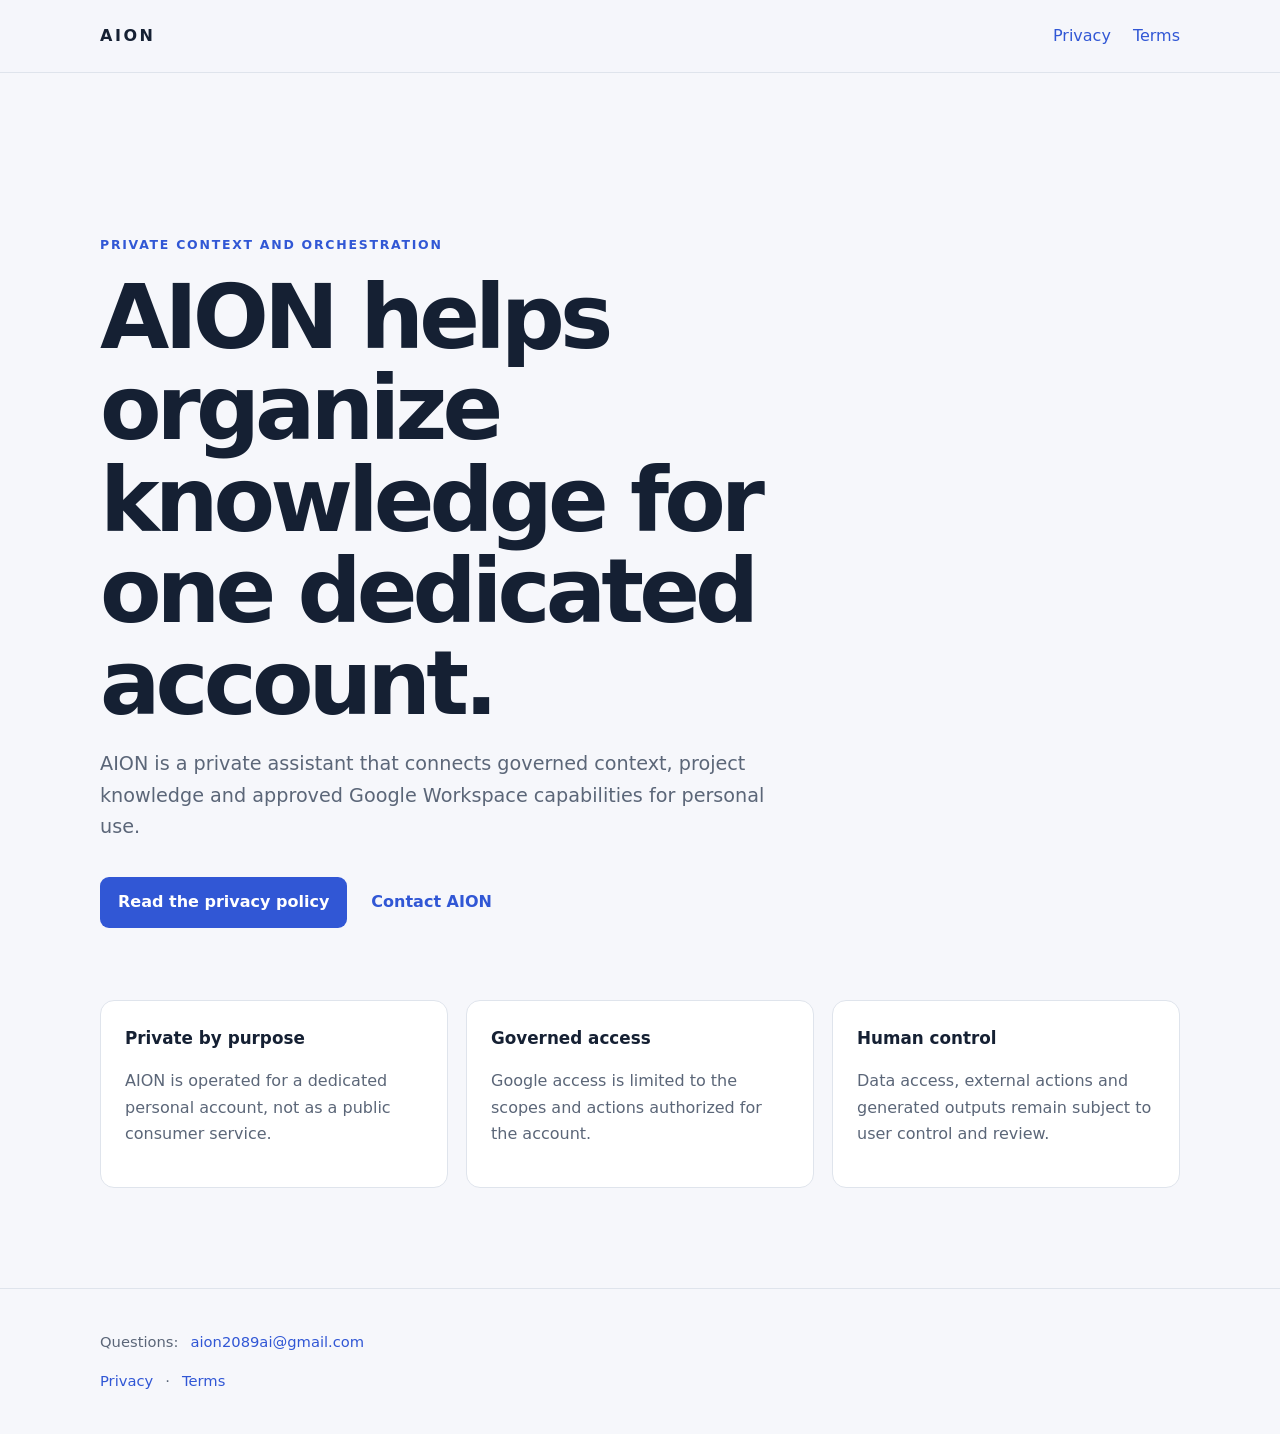
<file: index.html>
<!doctype html>
<html lang="en">
<head>
  <meta charset="utf-8">
  <meta name="viewport" content="width=device-width, initial-scale=1">
  <meta name="description" content="AION is a private context and orchestration assistant for a dedicated personal account.">
  <title>AION — Private AI Assistant</title>
  <link rel="stylesheet" href="styles.css">
</head>
<body>
  <header class="site-header"><div class="wrap nav"><a class="brand" href="index.html">AION</a><nav aria-label="Main navigation"><a href="privacy.html">Privacy</a><a href="terms.html">Terms</a></nav></div></header>
  <main class="wrap hero">
    <p class="eyebrow">Private context and orchestration</p>
    <h1>AION helps organize knowledge for one dedicated account.</h1>
    <p class="lead">AION is a private assistant that connects governed context, project knowledge and approved Google Workspace capabilities for personal use.</p>
    <div class="actions"><a class="button" href="privacy.html">Read the privacy policy</a><a class="text-link" href="mailto:aion2089ai@gmail.com">Contact AION</a></div>
    <section class="grid" aria-label="AION principles"><article><h2>Private by purpose</h2><p>AION is operated for a dedicated personal account, not as a public consumer service.</p></article><article><h2>Governed access</h2><p>Google access is limited to the scopes and actions authorized for the account.</p></article><article><h2>Human control</h2><p>Data access, external actions and generated outputs remain subject to user control and review.</p></article></section>
  </main>
  <footer class="site-footer"><div class="wrap"><p>Questions: <a href="mailto:aion2089ai@gmail.com">aion2089ai@gmail.com</a></p><p><a href="privacy.html">Privacy</a> · <a href="terms.html">Terms</a></p></div></footer>
</body>
</html>
</file>
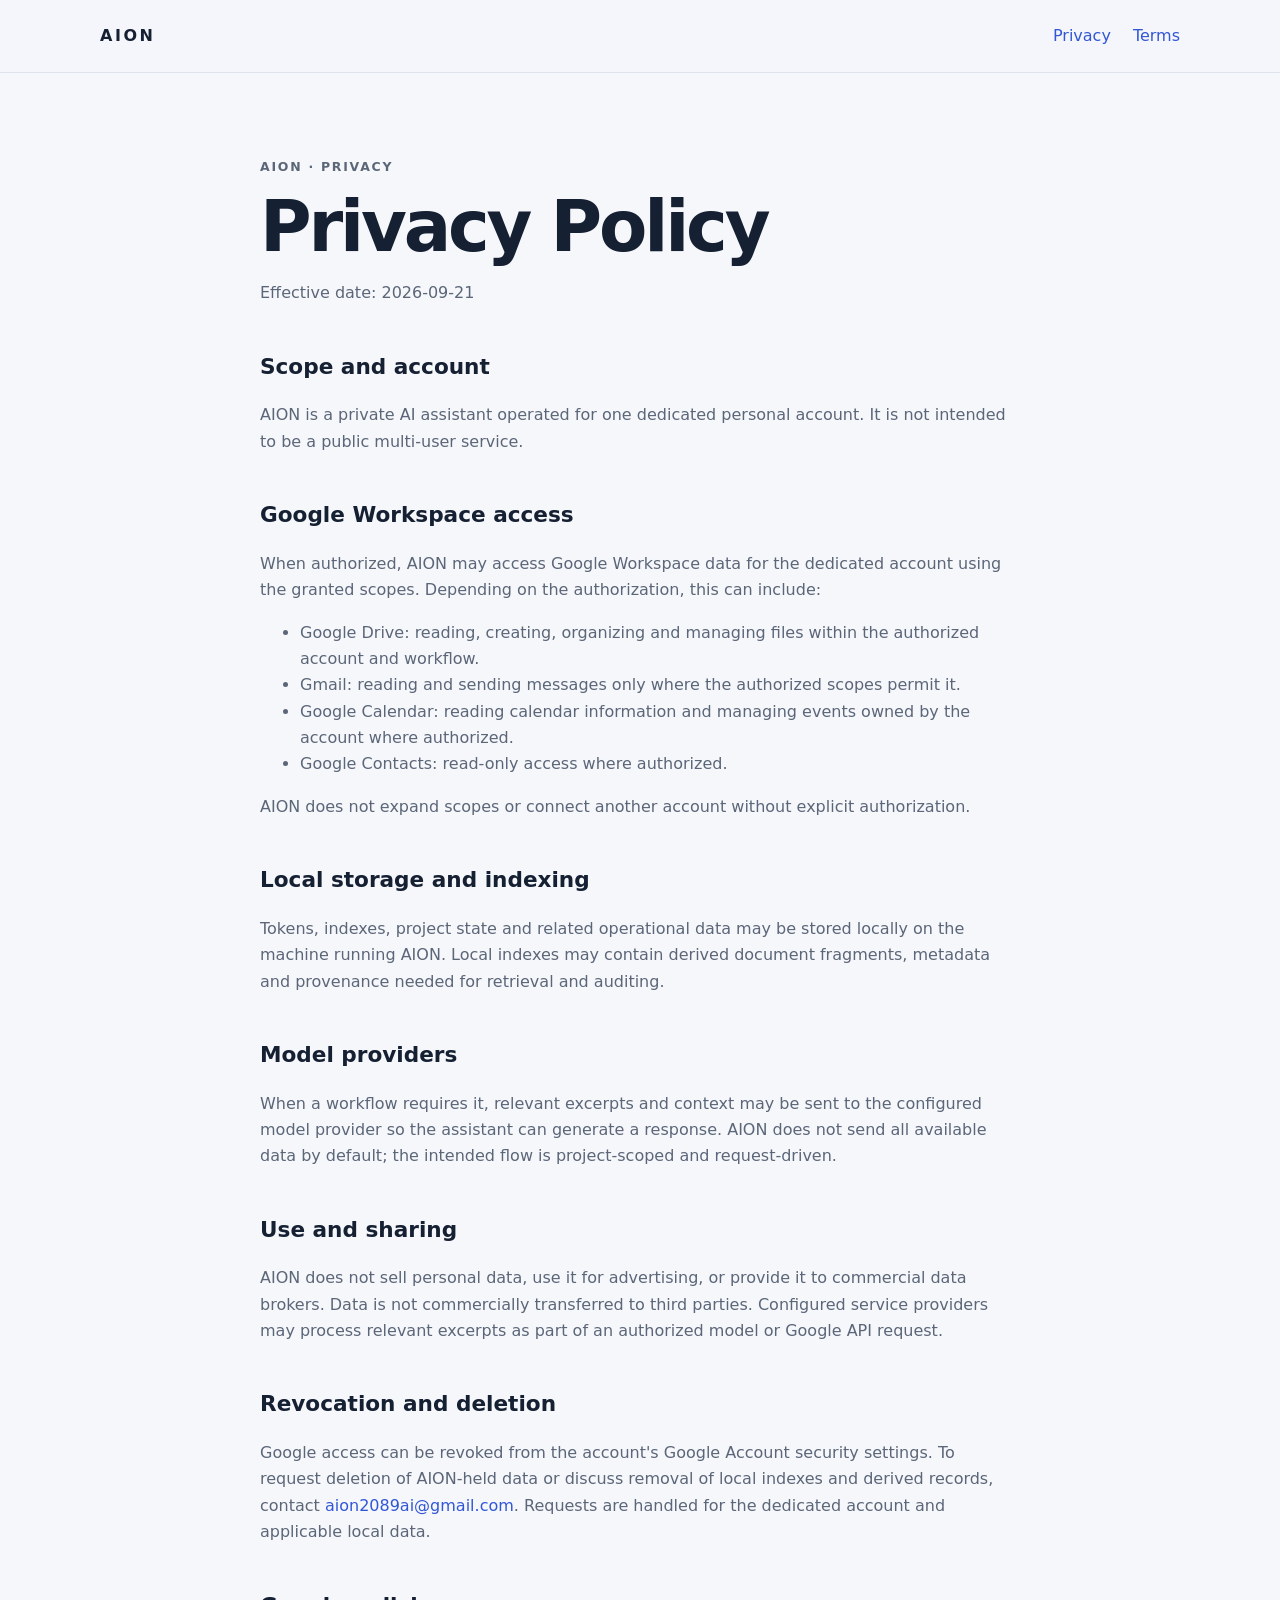
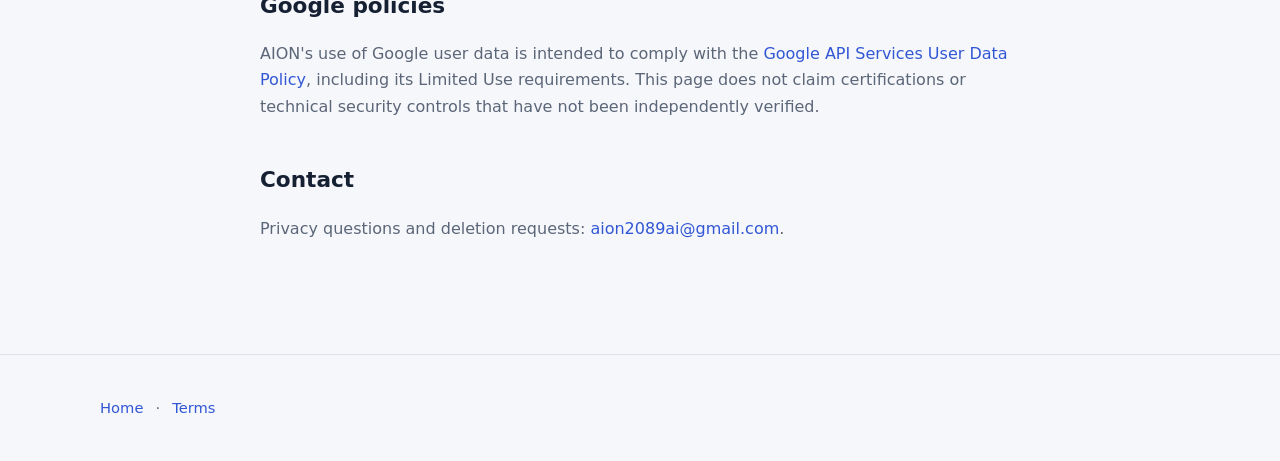
<file: privacy.html>
<!doctype html>
<html lang="en">
<head>
  <meta charset="utf-8"><meta name="viewport" content="width=device-width, initial-scale=1">
  <meta name="description" content="AION privacy policy."><title>Privacy — AION</title><link rel="stylesheet" href="styles.css">
</head>
<body><header class="site-header"><div class="wrap nav"><a class="brand" href="index.html">AION</a><nav aria-label="Main navigation"><a href="privacy.html">Privacy</a><a href="terms.html">Terms</a></nav></div></header>
<main class="wrap document"><p class="eyebrow">AION · Privacy</p><h1>Privacy Policy</h1><p class="muted">Effective date: 2026-09-21</p>
<h2>Scope and account</h2><p>AION is a private AI assistant operated for one dedicated personal account. It is not intended to be a public multi-user service.</p>
<h2>Google Workspace access</h2><p>When authorized, AION may access Google Workspace data for the dedicated account using the granted scopes. Depending on the authorization, this can include:</p><ul><li>Google Drive: reading, creating, organizing and managing files within the authorized account and workflow.</li><li>Gmail: reading and sending messages only where the authorized scopes permit it.</li><li>Google Calendar: reading calendar information and managing events owned by the account where authorized.</li><li>Google Contacts: read-only access where authorized.</li></ul><p>AION does not expand scopes or connect another account without explicit authorization.</p>
<h2>Local storage and indexing</h2><p>Tokens, indexes, project state and related operational data may be stored locally on the machine running AION. Local indexes may contain derived document fragments, metadata and provenance needed for retrieval and auditing.</p>
<h2>Model providers</h2><p>When a workflow requires it, relevant excerpts and context may be sent to the configured model provider so the assistant can generate a response. AION does not send all available data by default; the intended flow is project-scoped and request-driven.</p>
<h2>Use and sharing</h2><p>AION does not sell personal data, use it for advertising, or provide it to commercial data brokers. Data is not commercially transferred to third parties. Configured service providers may process relevant excerpts as part of an authorized model or Google API request.</p>
<h2>Revocation and deletion</h2><p>Google access can be revoked from the account's Google Account security settings. To request deletion of AION-held data or discuss removal of local indexes and derived records, contact <a href="mailto:aion2089ai@gmail.com">aion2089ai@gmail.com</a>. Requests are handled for the dedicated account and applicable local data.</p>
<h2>Google policies</h2><p>AION's use of Google user data is intended to comply with the <a href="https://developers.google.com/terms/api-services-user-data-policy">Google API Services User Data Policy</a>, including its Limited Use requirements. This page does not claim certifications or technical security controls that have not been independently verified.</p>
<h2>Contact</h2><p>Privacy questions and deletion requests: <a href="mailto:aion2089ai@gmail.com">aion2089ai@gmail.com</a>.</p></main>
<footer class="site-footer"><div class="wrap"><p><a href="index.html">Home</a> · <a href="terms.html">Terms</a></p></div></footer></body></html>
</file>
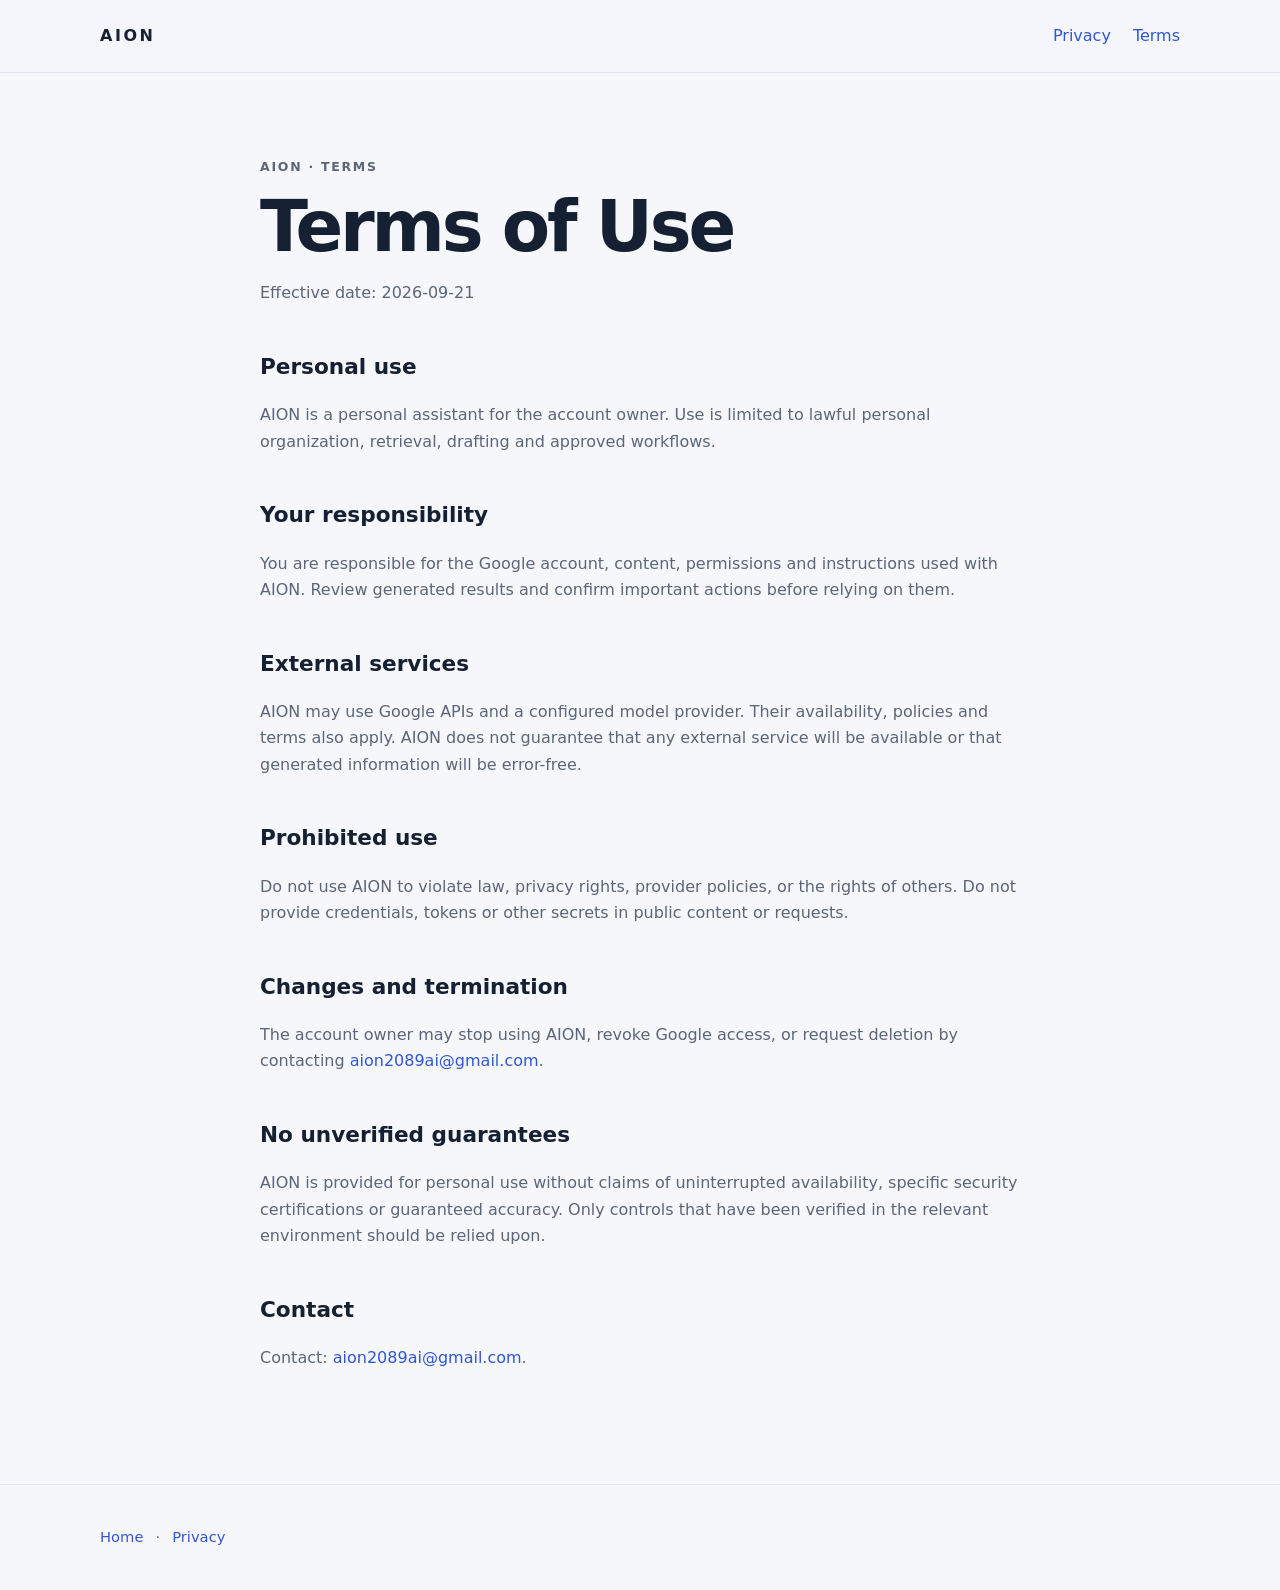
<file: terms.html>
<!doctype html>
<html lang="en">
<head><meta charset="utf-8"><meta name="viewport" content="width=device-width, initial-scale=1"><meta name="description" content="AION terms of use."><title>Terms — AION</title><link rel="stylesheet" href="styles.css"></head>
<body><header class="site-header"><div class="wrap nav"><a class="brand" href="index.html">AION</a><nav aria-label="Main navigation"><a href="privacy.html">Privacy</a><a href="terms.html">Terms</a></nav></div></header>
<main class="wrap document"><p class="eyebrow">AION · Terms</p><h1>Terms of Use</h1><p class="muted">Effective date: 2026-09-21</p>
<h2>Personal use</h2><p>AION is a personal assistant for the account owner. Use is limited to lawful personal organization, retrieval, drafting and approved workflows.</p>
<h2>Your responsibility</h2><p>You are responsible for the Google account, content, permissions and instructions used with AION. Review generated results and confirm important actions before relying on them.</p>
<h2>External services</h2><p>AION may use Google APIs and a configured model provider. Their availability, policies and terms also apply. AION does not guarantee that any external service will be available or that generated information will be error-free.</p>
<h2>Prohibited use</h2><p>Do not use AION to violate law, privacy rights, provider policies, or the rights of others. Do not provide credentials, tokens or other secrets in public content or requests.</p>
<h2>Changes and termination</h2><p>The account owner may stop using AION, revoke Google access, or request deletion by contacting <a href="mailto:aion2089ai@gmail.com">aion2089ai@gmail.com</a>.</p>
<h2>No unverified guarantees</h2><p>AION is provided for personal use without claims of uninterrupted availability, specific security certifications or guaranteed accuracy. Only controls that have been verified in the relevant environment should be relied upon.</p>
<h2>Contact</h2><p>Contact: <a href="mailto:aion2089ai@gmail.com">aion2089ai@gmail.com</a>.</p></main>
<footer class="site-footer"><div class="wrap"><p><a href="index.html">Home</a> · <a href="privacy.html">Privacy</a></p></div></footer></body></html>
</file>
<file: styles.css>
:root{--bg:#f6f7fb;--ink:#152033;--muted:#5b6678;--line:#dfe4ec;--accent:#3157d5;--card:#fff}*{box-sizing:border-box}html{scroll-behavior:smooth}body{margin:0;background:var(--bg);color:var(--ink);font:16px/1.65 system-ui,-apple-system,BlinkMacSystemFont,"Segoe UI",sans-serif}.wrap{width:min(1080px,calc(100% - 40px));margin:auto}.site-header{background:rgba(246,247,251,.94);border-bottom:1px solid var(--line)}.nav{min-height:72px;display:flex;align-items:center;justify-content:space-between;gap:24px}.brand{font-weight:800;letter-spacing:.16em;color:var(--ink);text-decoration:none}.nav nav{display:flex;gap:22px}.nav a:not(.brand),.site-footer a,.document a{color:var(--accent);text-decoration:none}.nav a:hover,.site-footer a:hover,.document a:hover{text-decoration:underline}.hero{padding:clamp(72px,12vw,150px) 0 100px}.eyebrow{color:var(--accent);font-size:.78rem;font-weight:750;letter-spacing:.14em;text-transform:uppercase}.hero h1{max-width:800px;margin:16px 0;font-size:clamp(2.6rem,7vw,5.6rem);line-height:1.02;letter-spacing:-.055em}.lead{max-width:680px;color:var(--muted);font-size:1.2rem}.actions{display:flex;align-items:center;gap:24px;margin:34px 0 72px}.button{background:var(--accent);color:#fff;padding:12px 18px;border-radius:9px;text-decoration:none;font-weight:700}.button:hover{filter:brightness(.92)}.text-link{color:var(--accent);font-weight:700;text-decoration:none}.grid{display:grid;grid-template-columns:repeat(3,1fr);gap:18px}.grid article{background:var(--card);border:1px solid var(--line);border-radius:14px;padding:24px}.grid h2{font-size:1.05rem;margin-top:0}.grid p,.document p,.document li{color:var(--muted)}.document{max-width:760px;padding:72px 0 96px}.document h1{font-size:clamp(2.4rem,6vw,4.4rem);line-height:1.05;letter-spacing:-.045em;margin:12px 0}.document h2{margin-top:42px;font-size:1.35rem}.muted{color:var(--muted)}.site-footer{border-top:1px solid var(--line);padding:26px 0;color:var(--muted);font-size:.92rem}.site-footer p{display:flex;gap:12px;flex-wrap:wrap}@media(max-width:700px){.wrap{width:min(100% - 28px,680px)}.nav{min-height:62px}.hero{padding-top:72px}.grid{grid-template-columns:1fr}.actions{align-items:flex-start;flex-direction:column;margin-bottom:56px}}
</file>
